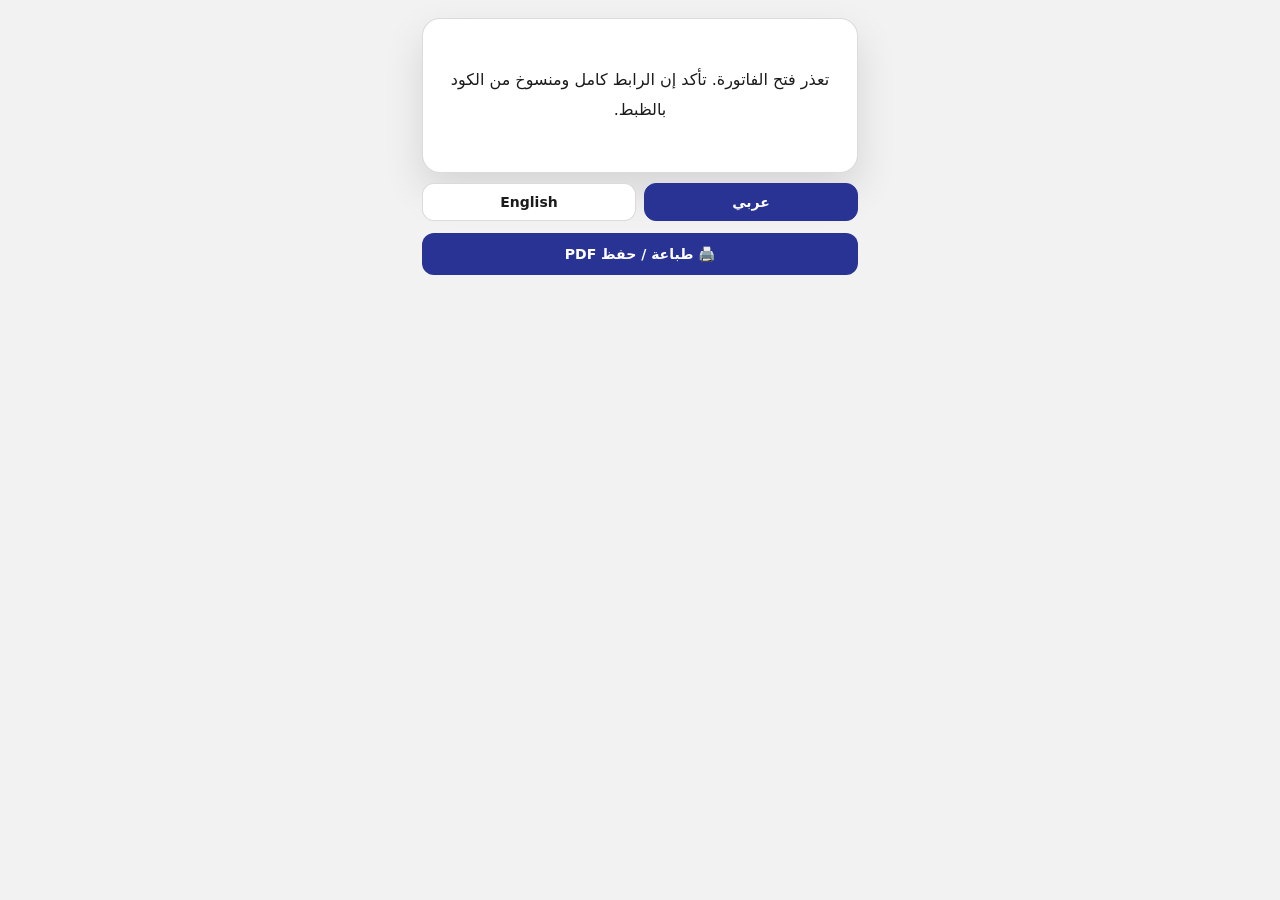
<file: invoice.html>
<!doctype html>
<html lang="ar" dir="rtl">
<head>
<meta charset="utf-8">
<meta name="viewport" content="width=device-width,initial-scale=1">
<meta name="robots" content="noindex">
<title>فاتورة</title>
<style>
*{box-sizing:border-box}
html,body{margin:0;background:#F2F2F2;font-family:system-ui,-apple-system,'Segoe UI',Tahoma,Arial,sans-serif;color:#1B1B1B}
.wrap{max-width:460px;margin:18px auto;padding:0 12px}
.paper{background:#fff;border:1px solid rgba(0,0,0,.14);border-radius:18px;padding:16px;box-shadow:0 18px 40px rgba(0,0,0,.12)}
.inv-top{background:linear-gradient(135deg,#293394 0%,#293394 100%);color:#fff;border-radius:14px;padding:18px 14px;text-align:center}
.inv-shop{font-size:22px;font-weight:900}
.inv-sub{font-size:12px;opacity:.92;margin-top:3px}
.inv-tax{display:flex;justify-content:center;gap:10px;flex-wrap:wrap;font-size:11.5px;color:#1B1B1B;padding:10px 0 2px}
.inv-tax span{background:#FFFFFF;border:1px solid rgba(0,0,0,.14);border-radius:999px;padding:3px 10px}
.inv-meta{display:grid;grid-template-columns:repeat(3,1fr);gap:8px;margin:12px 0 14px}
.inv-meta>div{background:#FFFFFF;border:1px solid rgba(0,0,0,.14);border-radius:12px;padding:8px 6px;text-align:center}
.inv-meta small{display:block;color:#1B1B1B;font-size:11px;margin-bottom:2px}
.inv-meta b{font-size:12.5px;word-break:break-word}
.inv-tbl{width:100%;border-collapse:separate;border-spacing:0;font-size:13px;border:1px solid rgba(0,0,0,.14);border-radius:12px;overflow:hidden}
.inv-tbl th{background:#293394;color:#fff;padding:9px 6px;font-weight:800;text-align:center}
.inv-tbl td{padding:9px 6px;text-align:center;border-top:1px solid #D6D6D6}
.inv-tbl tr.alt td{background:#FFFFFF}
.inv-tbl .nm{text-align:start;padding-inline-start:12px}
.inv-tbl td.tot{font-weight:800;color:#1B1B1B}
.inv-sum{display:flex;justify-content:space-between;align-items:center;gap:12px;margin-top:12px;flex-wrap:wrap}
.inv-note{font-size:12px;color:#1B1B1B;flex:1;min-width:140px}
.inv-total{background:linear-gradient(135deg,#293394 0%,#293394 100%);color:#fff;border-radius:12px;padding:10px 16px;display:flex;gap:14px;align-items:center}
.inv-total span{font-size:13px;opacity:.9}
.inv-total b{font-size:17px}
.inv-foot{text-align:center;color:#1B1B1B;font-size:12px;margin-top:16px;padding-top:10px;border-top:1px dashed rgba(0,0,0,.14)}
.actions{display:flex;gap:8px;margin:12px 0 0}
.actions button{flex:1;border:0;border-radius:12px;padding:13px 8px;font:inherit;font-weight:800;font-size:14px;cursor:pointer;background:linear-gradient(135deg,#293394,#293394);color:#fff}
.inv-cust{background:#FFFFFF;border:1px solid rgba(0,0,0,.14);border-radius:12px;padding:8px 10px;margin:0 0 12px;font-size:12.5px;text-align:center}
.msg{text-align:center;padding:30px 10px;color:#1B1B1B;line-height:1.9}
.langbar{display:flex;gap:8px;margin:10px 0 0}
.langbar button{flex:1;border:1px solid rgba(0,0,0,.14);background:#fff;color:#1B1B1B;border-radius:12px;padding:10px 8px;font:inherit;font-weight:800;font-size:14px;cursor:pointer}
.langbar button.on{background:#293394;color:#fff;border-color:#293394}
@media print{
  @page{size:80mm auto;margin:3mm}
  body{background:#fff}
  .wrap{max-width:none;margin:0;padding:0}
  .paper{border:0;box-shadow:none;padding:0;border-radius:0}
  .actions,.langbar{display:none!important}
  .inv{font-size:10.5px;color:#1B1B1B}
  .inv-top{background:none!important;color:#1B1B1B!important;border:1px solid #D6D6D6!important;border-radius:0!important;padding:8px 6px!important}
  .inv-shop{font-size:15px!important}
  .inv-sub{opacity:1!important}
  .inv-tax span,.inv-meta>div{background:none!important;border:1px solid #D6D6D6!important;border-radius:0!important;color:#1B1B1B!important}
  .inv-meta{grid-template-columns:1fr 1fr 1fr!important;gap:3px!important;margin:6px 0!important}
  .inv-meta small{color:#1B1B1B!important;font-size:9px!important}
  .inv-meta b{font-size:10px!important}
  .inv-tbl{border:0!important;border-radius:0!important;font-size:10px!important}
  .inv-tbl th{background:none!important;color:#1B1B1B!important;border-bottom:1px solid #D6D6D6!important;padding:4px 2px!important}
  .inv-tbl td{padding:4px 2px!important;border-top:1px dashed #D6D6D6!important;color:#1B1B1B!important}
  .inv-tbl tr.alt td{background:none!important}
  .inv-tbl td.tot{color:#1B1B1B!important}
  .inv-sum{flex-direction:column!important;align-items:stretch!important;gap:6px!important}
  .inv-total{background:none!important;color:#1B1B1B!important;border:1px solid #D6D6D6!important;border-radius:0!important;justify-content:space-between!important;padding:6px!important}
  .inv-total span,.inv-total b{color:#1B1B1B!important;opacity:1!important}
  .inv-foot{border-top:1px dashed #D6D6D6!important;color:#1B1B1B!important}
  .inv-cust{border:1px solid #D6D6D6!important;background:none!important;border-radius:0!important;color:#1B1B1B!important;font-size:10px!important;padding:4px!important}
  .inv-tbl,.inv-meta,.inv-total,.inv-tax{break-inside:avoid}
}
</style>
</head>
<body>
<div class="wrap">
  <div class="paper" id="paper"><div class="msg">جارٍ تحميل الفاتورة…</div></div>
  <div class="langbar" id="langBar"><button type="button" data-l="ar">عربي</button><button type="button" data-l="en">English</button></div><div class="actions"><button type="button" id="printBtn">🖨️ طباعة / حفظ PDF</button></div>
</div>
<script>
(function(){
  var T={
    ar:{no:'رقم الفاتورة',date:'التاريخ',by:'البائع',cust:'العميل',phone:'التليفون',item:'الصنف',qty:'الكمية',price:'السعر',total:'الإجمالي',cur:'ج.م',note:'ملاحظة',cr:'السجل التجاري',tax:'البطاقة الضريبية',thanks:'شكراً لزيارتكم',print:'🖨️ طباعة / حفظ PDF',err:'تعذر فتح الفاتورة. تأكد إن الرابط كامل ومنسوخ من الكود بالظبط.',dir:'rtl'},
    en:{no:'Invoice No.',date:'Date',by:'Cashier',cust:'Customer',phone:'Phone',item:'Item',qty:'Qty',price:'Price',total:'Total',cur:'EGP',note:'Note',cr:'Commercial Reg.',tax:'Tax Card',thanks:'Thank you for your visit',print:'🖨️ Print / Save PDF',err:'Invoice could not be opened. Make sure the link is complete.',dir:'ltr'}
  };
  var AR_THANKS='شكراً لزيارتكم';
  function esc(x){ return String(x==null?'':x).replace(/[&<>"]/g,function(c){return {'&':'&amp;','<':'&lt;','>':'&gt;','"':'&quot;'}[c]}) }
  function money(v){ return (Math.round((Number(v)||0)*100)/100).toFixed(2) }
  function decode(b64u){
    var s=b64u.replace(/-/g,'+').replace(/_/g,'/');
    while(s.length%4)s+='=';
    var bin=atob(s), bytes=new Uint8Array(bin.length);
    for(var i=0;i<bin.length;i++)bytes[i]=bin.charCodeAt(i);
    return JSON.parse(new TextDecoder().decode(bytes));
  }
  function render(d,lang){
    var L=T[lang], en=(lang==='en');
    var lines=(d.l||[]), sum=0;
    var rows=lines.map(function(l,i){
      sum+=Number(l[3])||0;
      var name=(en && d.en && d.en.l && d.en.l[i]) ? d.en.l[i] : l[0];
      return '<tr class="'+(i%2?'alt':'')+'"><td class="nm">'+esc(name)+'</td><td>'+esc(l[1])+'</td><td>'+money(l[2])+'</td><td class="tot">'+money(l[3])+'</td></tr>';
    }).join('');
    var total=(d.tt!=null)?Number(d.tt):sum;
    var cname=(en && d.en && d.en.cn) ? d.en.cn : (d.cn||'');
    var cust=(cname||d.cp)?'<div class="inv-cust">'+L.cust+': <b>'+esc(cname||'—')+'</b>'+(d.cp?' &nbsp;·&nbsp; '+L.phone+': <b dir="ltr">'+esc(d.cp)+'</b>':'')+'</div>':'';
    var foot=d.f||''; if(en && foot===AR_THANKS) foot=L.thanks;
    return '<div class="inv">'+
      '<div class="inv-top"><div class="inv-shop">'+esc(d.s)+'</div>'+
        (d.a?'<div class="inv-sub">'+esc(d.a)+'</div>':'')+
        (d.p?'<div class="inv-sub" dir="ltr">'+esc(d.p)+'</div>':'')+'</div>'+
      ((d.c||d.t)?'<div class="inv-tax">'+(d.c?'<span>'+L.cr+': '+esc(d.c)+'</span>':'')+(d.t?'<span>'+L.tax+': '+esc(d.t)+'</span>':'')+'</div>':'')+
      '<div class="inv-meta"><div><small>'+L.no+'</small><b>'+esc(d.n)+'</b></div>'+
        '<div><small>'+L.date+'</small><b dir="ltr">'+esc(d.d||'')+'</b></div>'+
        '<div><small>'+L.by+'</small><b>'+esc(d.b||'')+'</b></div></div>'+
      cust+'<table class="inv-tbl"><thead><tr><th class="nm">'+L.item+'</th><th>'+L.qty+'</th><th>'+L.price+'</th><th>'+L.total+'</th></tr></thead><tbody>'+rows+'</tbody></table>'+
      '<div class="inv-sum"><div class="inv-note">'+(d.o&&d.o!==(d.cn||'')?L.note+': '+esc(d.o):'')+'</div>'+
        '<div class="inv-total"><span>'+L.total+'</span><b>'+money(total)+' '+L.cur+'</b></div></div>'+
      (foot?'<div class="inv-foot">'+esc(foot)+'</div>':'')+
      '</div>';
  }
  var paper=document.getElementById('paper'), printBtn=document.getElementById('printBtn');
  var langBar=document.getElementById('langBar');
  var data=null;
  try{
    var h=location.hash.replace(/^#/,'');
    if(!h)throw new Error('no data');
    data=decode(h);
    if(!data||data.v!==1)throw new Error('bad');
  }catch(e){ data=null; }

  function show(lang){
    document.documentElement.lang=(lang==='en')?'en':'ar';
    document.documentElement.dir=T[lang].dir;
    if(!data){ paper.innerHTML='<div class="msg">'+T[lang].err+'</div>'; }
    else { paper.innerHTML=render(data,lang); document.title=(lang==='en'?'Invoice ':'فاتورة ')+data.n; }
    printBtn.textContent=T[lang].print;
    langBar.querySelectorAll('button').forEach(function(b){ b.classList.toggle('on', b.getAttribute('data-l')===lang); });
  }

  var initial=(new URLSearchParams(location.search).get('lang')==='en')?'en':'ar';
  show(initial);

  langBar.addEventListener('click',function(e){
    var b=e.target.closest&&e.target.closest('button[data-l]'); if(!b) return;
    var l=b.getAttribute('data-l');
    show(l);
    try{ var u=new URL(location.href); u.searchParams.set('lang',l); history.replaceState(null,'',u.toString()); }catch(err){}
  });
  printBtn.addEventListener('click',function(){ window.print() });
})();
</script>
</body>
</html>
</file>
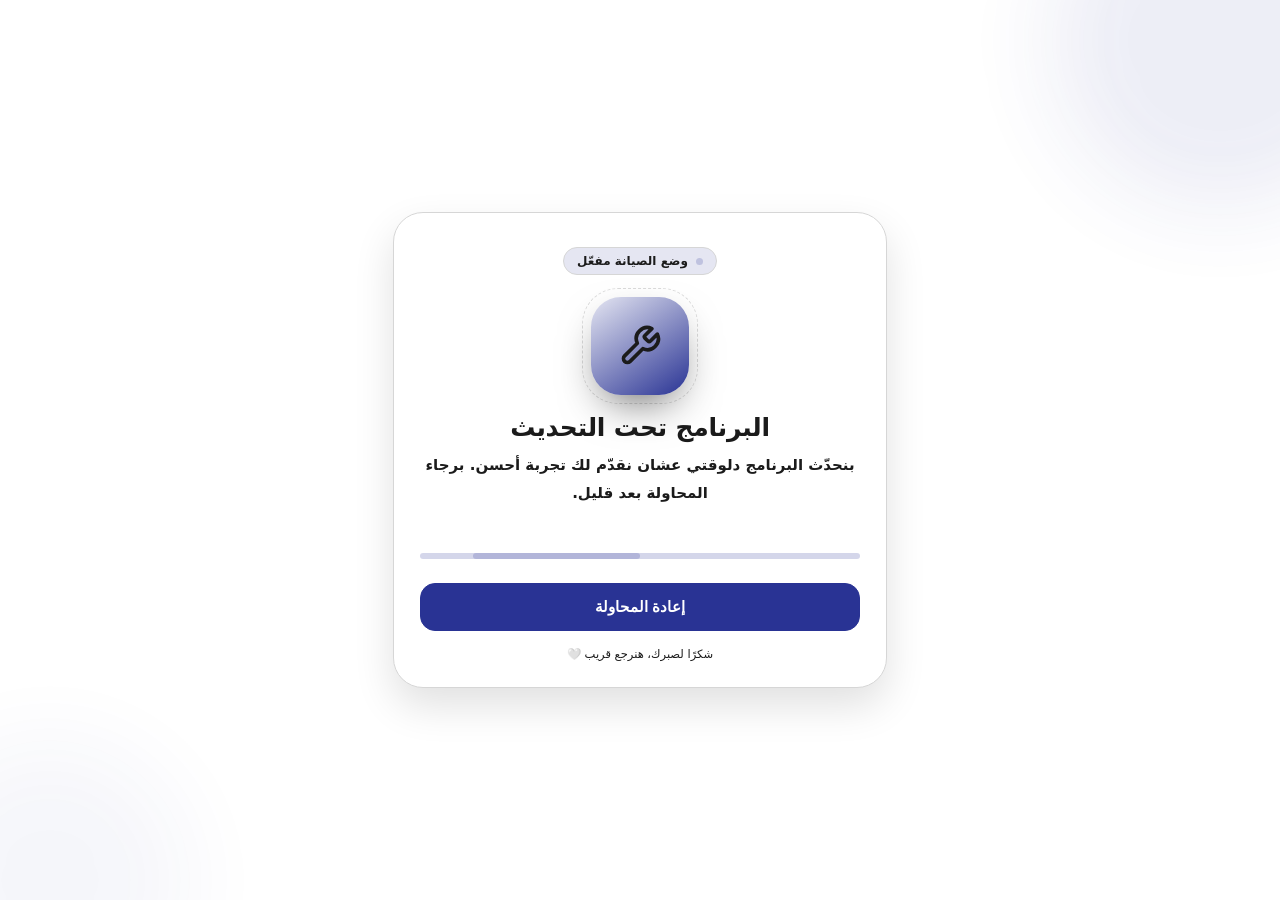
<file: maintenance.html>
<!doctype html>
<html lang="ar" dir="rtl">
<head>
<meta charset="utf-8">
<meta name="viewport" content="width=device-width,initial-scale=1,viewport-fit=cover">
<meta name="theme-color" content="#293394">
<meta name="robots" content="noindex">
<title>RMY | البرنامج تحت التحديث</title>
<style>html,body{margin:0;height:100%;background:#293394}</style>
<style>
#pmMaint{position:fixed;inset:0;z-index:30000;display:none;align-items:center;justify-content:center;padding:24px;overflow:hidden;
  background:radial-gradient(900px 600px at 50% -12%,rgba(41,51,148,.28),transparent 62%),linear-gradient(160deg,#293394 0%,#FFFFFF 55%,#293394 100%);
  color:rgba(41,51,148,.12);font-family:system-ui,-apple-system,'Segoe UI',Tahoma,Arial,sans-serif;direction:rtl}
#pmMaint.show{display:flex;animation:pmmIn .45s ease-out both}
#pmMaint::before,#pmMaint::after{content:"";position:absolute;border-radius:50%;filter:blur(46px);opacity:.38;pointer-events:none}
#pmMaint::before{width:340px;height:340px;background:rgba(41,51,148,.12);top:-130px;right:-110px;animation:pmmFloat 9s ease-in-out infinite}
#pmMaint::after{width:280px;height:280px;background:#293394;bottom:-120px;left:-90px;animation:pmmFloat 12s ease-in-out infinite reverse}
#pmMaint .pmm-card{position:relative;z-index:1;width:min(100%,440px);text-align:center;padding:34px 26px 26px;border-radius:30px;
  background:rgba(255,255,255,.08);border:1px solid rgba(255,255,255,.16);backdrop-filter:blur(14px);-webkit-backdrop-filter:blur(14px);
  box-shadow:0 30px 80px -30px rgba(0,0,0,.55);animation:pmmRise .6s cubic-bezier(.2,.8,.2,1) both}
.pmm-badge{display:inline-flex;align-items:center;gap:8px;font-size:12px;font-weight:800;padding:6px 13px;border-radius:99px;
  background:rgba(41,51,148,.16);color:#293394;border:1px solid rgba(0,0,0,.14)}
.pmm-badge i{width:7px;height:7px;border-radius:50%;background:#E3E6F6;animation:pmmPulse 1.6s infinite}
.pmm-ico{position:relative;width:98px;height:98px;margin:22px auto 18px;display:grid;place-items:center;border-radius:30px;
  background:linear-gradient(145deg,rgba(41,51,148,.12),#293394);box-shadow:0 18px 44px -14px rgba(0,0,0,.65)}
.pmm-ico::after{content:"";position:absolute;inset:-9px;border-radius:36px;border:1.5px dashed rgba(0,0,0,.14);animation:pmmSpin 24s linear infinite}
.pmm-ico svg{width:44px;height:44px;color:#1B1B1B;animation:pmmSwing 3.6s ease-in-out infinite;transform-origin:50% 50%}
#pmMaint h1{font-size:25px;margin:0 0 10px;font-weight:900;letter-spacing:-.2px}
#pmMaintMsg{margin:0 0 8px;color:rgba(255,255,255,.93);line-height:1.85;font-weight:600;font-size:15px;white-space:pre-wrap;overflow-wrap:anywhere}
.pmm-since{font-size:12.5px;color:rgba(255,255,255,.58);margin:0 0 22px;min-height:1.2em}
.pmm-bar{height:6px;border-radius:99px;background:rgba(255,255,255,.12);overflow:hidden;margin:0 0 24px;position:relative}
.pmm-bar::after{content:"";position:absolute;top:0;bottom:0;width:38%;border-radius:inherit;background:linear-gradient(90deg,transparent,#E3E6F6,transparent);animation:pmmSlide 1.7s ease-in-out infinite}
#pmMaint button#pmMaintOut{width:100%;min-height:48px;border-radius:15px;padding:13px 16px;font-size:15px;font-weight:800;cursor:pointer;
  background:rgba(255,255,255,.12);border:1px solid rgba(255,255,255,.24);color:rgba(41,51,148,.12);transition:background .2s,transform .15s}
#pmMaint button#pmMaintOut:hover{background:rgba(255,255,255,.2)}
#pmMaint button#pmMaintOut:active{transform:scale(.985)}
.pmm-foot{margin-top:16px;font-size:11.5px;color:rgba(255,255,255,.5)}
@keyframes pmmIn{from{opacity:0}to{opacity:1}}
@keyframes pmmRise{from{opacity:0;transform:translateY(14px) scale(.98)}to{opacity:1;transform:none}}
@keyframes pmmFloat{0%,100%{transform:translate(0,0)}50%{transform:translate(18px,-14px)}}
@keyframes pmmSpin{to{transform:rotate(360deg)}}
@keyframes pmmSwing{0%,100%{transform:rotate(-12deg)}50%{transform:rotate(12deg)}}
@keyframes pmmSlide{from{right:-40%}to{right:102%}}
@keyframes pmmPulse{0%{box-shadow:0 0 0 0 rgba(0,0,0,.6)}70%{box-shadow:0 0 0 8px rgba(0,0,0,0)}100%{box-shadow:0 0 0 0 rgba(0,0,0,0)}}
@media (prefers-reduced-motion:reduce){#pmMaint,#pmMaint *,#pmMaint::before,#pmMaint::after{animation:none!important}}
@media (max-width:420px){#pmMaint h1{font-size:22px}#pmMaint .pmm-card{padding:28px 20px 22px}}
.pmm-count{margin:0 0 22px}
.pmm-count[hidden]{display:none!important}
.pmm-count-label{font-size:12.5px;color:rgba(255,255,255,.75);margin:0 0 10px;font-weight:700}
.pmm-count-grid{display:flex;justify-content:center;align-items:stretch;gap:8px}
.pmm-count-grid>div{flex:1 1 0;min-width:0;max-width:96px;background:rgba(255,255,255,.1);border:1px solid rgba(255,255,255,.16);border-radius:14px;padding:10px 4px;text-align:center}
.pmm-count-grid b{display:block;font-size:24px;font-weight:900;font-variant-numeric:tabular-nums;color:rgba(41,51,148,.12)}
.pmm-count-grid span{font-size:11px;color:rgba(255,255,255,.6)}
</style>
<link rel="stylesheet" href="css/maintenance.css">
</head>
<body>
<div id="pmMaint" class="show" role="alertdialog" aria-modal="true" aria-labelledby="pmMaintTitle" aria-describedby="pmMaintMsg">
  <div class="pmm-card">
    <span class="pmm-badge"><i aria-hidden="true"></i>وضع الصيانة مفعّل</span>
    <div class="pmm-ico" aria-hidden="true"><svg viewBox="0 0 24 24" fill="none" stroke="currentColor" stroke-width="2" stroke-linecap="round" stroke-linejoin="round"><path d="M14.7 6.3a1 1 0 0 0 0 1.4l1.6 1.6a1 1 0 0 0 1.4 0l3.77-3.77a6 6 0 0 1-7.94 7.94l-6.91 6.91a2.12 2.12 0 0 1-3-3l6.91-6.91a6 6 0 0 1 7.94-7.94l-3.76 3.76z"/></svg></div>
    <h1 id="pmMaintTitle">البرنامج تحت التحديث</h1>
    <p id="pmMaintMsg">بنحدّث البرنامج دلوقتي عشان نقدّم لك تجربة أحسن. برجاء المحاولة بعد قليل.</p>
    <div id="pmMaintSince" class="pmm-since"></div>
    <div id="pmMaintCount" class="pmm-count" hidden>
  <div id="pmMaintCountLabel" class="pmm-count-label">باقي على انتهاء الصيانة</div>
  <div class="pmm-count-grid">
    <div id="pmC_dw"><b id="pmC_d">00</b><span>يوم</span></div>
    <div><b id="pmC_h">00</b><span>ساعة</span></div>
    <div><b id="pmC_m">00</b><span>دقيقة</span></div>
    <div><b id="pmC_s">00</b><span>ثانية</span></div>
  </div>
</div>
    <div class="pmm-bar" aria-hidden="true"></div>
    <button type="button" id="pmMaintOut" onclick="location.reload()">إعادة المحاولة</button>
    <div class="pmm-foot">شكرًا لصبرك، هنرجع قريب 🤍</div>
  </div>
</div>
<script>
/* ===== إعدادات الصفحة: عدّل هنا بس ===== */
var MAINT_MESSAGE = 'بنحدّث البرنامج دلوقتي عشان نقدّم لك تجربة أحسن. برجاء المحاولة بعد قليل.';
/* وقت الانتهاء بصيغة ISO مع الـ offset بتاع مصر (+02:00 شتاءً أو +03:00 صيفًا).
   مثال: '2026-10-23T18:00:00+02:00' — سيبه '' لو الوقت مش معروف (من غير عد تنازلي) */
var MAINT_UNTIL = '';
/* ===================================== */
(function(){
  var msgEl=document.getElementById('pmMaintMsg');
  var sinceEl=document.getElementById('pmMaintSince');
  var box=document.getElementById('pmMaintCount');
  var label=document.getElementById('pmMaintCountLabel');
  var until=MAINT_UNTIL?Date.parse(MAINT_UNTIL):NaN;
  function pad(n){ return (n<10?'0':'')+n; }
  msgEl.textContent=MAINT_MESSAGE;
  if(isNaN(until)){ box.hidden=true; return; }
  sinceEl.textContent='المتوقع تنتهي الساعة '+new Date(until).toLocaleTimeString('ar-EG',{hour:'2-digit',minute:'2-digit'});
  function set(id,v){ document.getElementById(id).textContent=v; }
  function tick(){
    var diff=until-Date.now();
    if(diff<=0){
      label.textContent='الوقت المحدد خلص، جرّب تحدّث الصفحة بعد شوية';
      set('pmC_d','00'); set('pmC_h','00'); set('pmC_m','00'); set('pmC_s','00');
      document.getElementById('pmC_dw').hidden=true;
      return;
    }
    var s=Math.floor(diff/1000), d=Math.floor(s/86400), h=Math.floor((s%86400)/3600), m=Math.floor((s%3600)/60), sec=s%60;
    document.getElementById('pmC_dw').hidden=(d===0);
    set('pmC_d',pad(d)); set('pmC_h',pad(h)); set('pmC_m',pad(m)); set('pmC_s',pad(sec));
  }
  tick();
  setInterval(tick,1000);
})();
</script>

</body>
</html>
</file>
<file: css/maintenance.css>
/* ===== صفحة الصيانة: ألوان فاتحة واضحة (الخلفية كريمية والنصوص كحلي) ===== */
#pmMaint,
html body #pmMaint{background:#FFFFFF!important;color:#1B1B1B!important}
#pmMaint::before{background:rgba(41,51,148,.12)!important;opacity:.7!important}
#pmMaint::after{background:rgba(41,51,148,.2)!important;opacity:.22!important}
#pmMaint .pmm-card{background:#FFFFFF!important;border:1px solid #D6D6D6!important;box-shadow:0 18px 40px rgba(0,0,0,.12)!important;color:#1B1B1B!important}

#pmMaint .pmm-badge{background:rgba(41,51,148,.12)!important;border:1px solid #D6D6D6!important;color:#1B1B1B!important}
#pmMaint .pmm-badge i{background:rgba(41,51,148,.2)!important}

#pmMaint h1{color:#1B1B1B!important}
#pmMaint #pmMaintMsg{color:#1B1B1B!important;font-weight:700!important}
#pmMaint .pmm-since{color:#1B1B1B!important}
#pmMaint .pmm-bar{background:rgba(41,51,148,.2)!important}
#pmMaint .pmm-bar::after{background:rgba(41,51,148,.2)!important}

#pmMaint .pmm-count-label{color:#1B1B1B!important}
#pmMaint .pmm-count-grid>div{background:rgba(41,51,148,.12)!important;border:1px solid #D6D6D6!important}
#pmMaint .pmm-count-grid b{color:#1B1B1B!important}
#pmMaint .pmm-count-grid span{color:#1B1B1B!important}

html body #pmMaint button#pmMaintOut{background:#293394!important;color:#FFFFFF!important;border:1px solid #293394!important;font-weight:800!important}
html body #pmMaint button#pmMaintOut:hover{background:#293394!important}

#pmMaint .pmm-foot{color:#1B1B1B!important}
</file>
